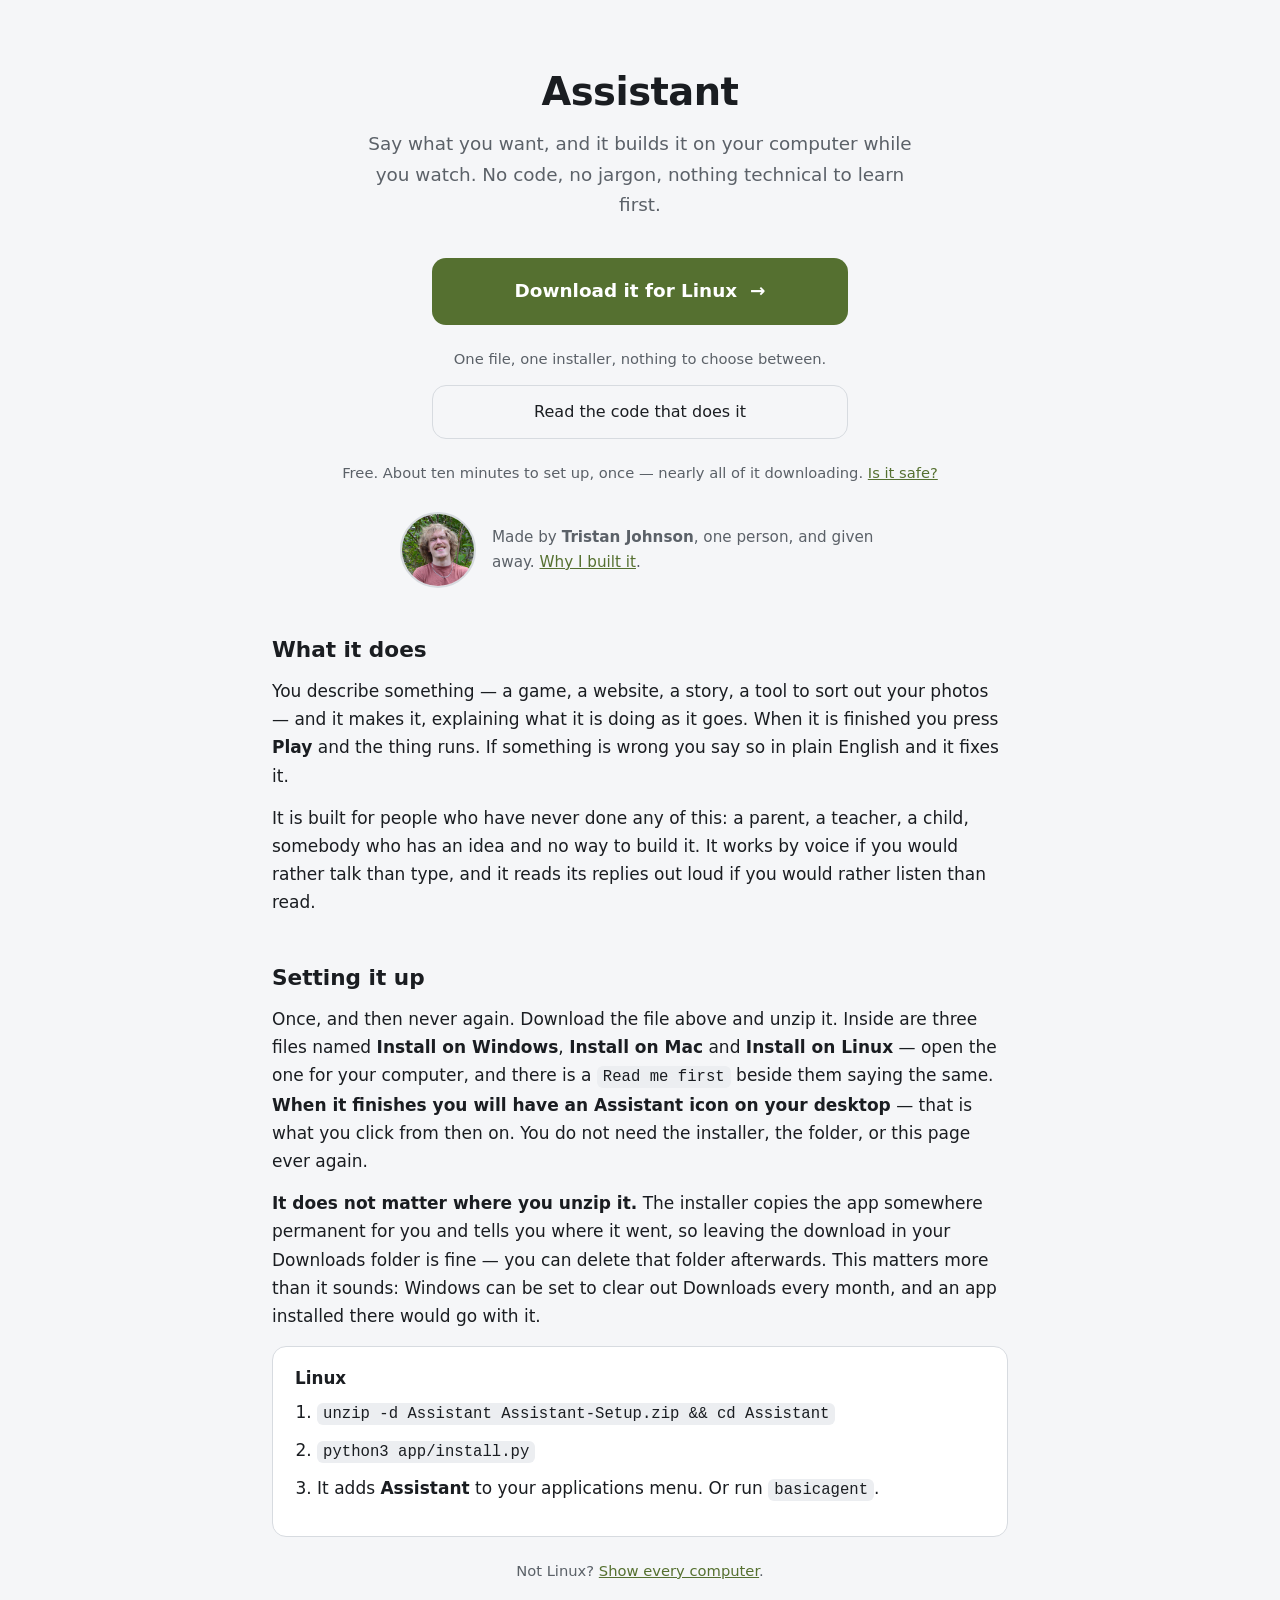
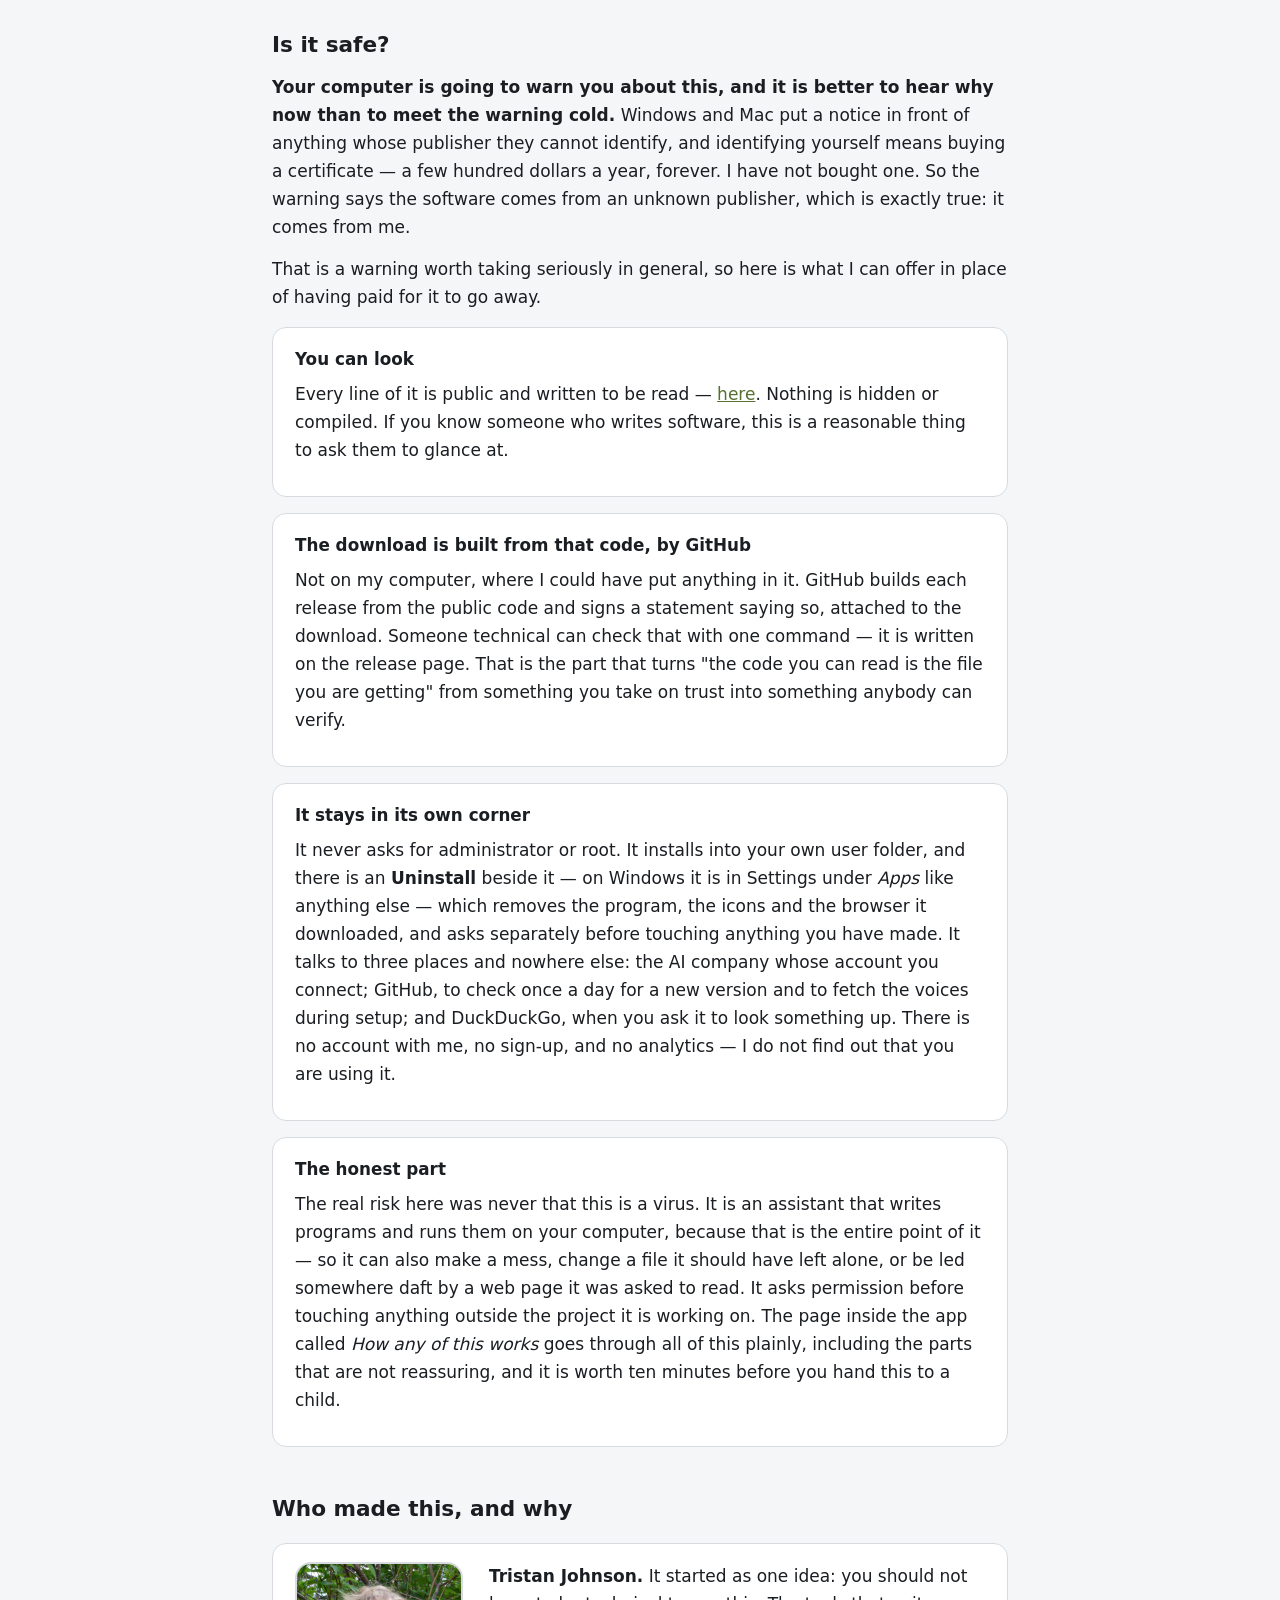
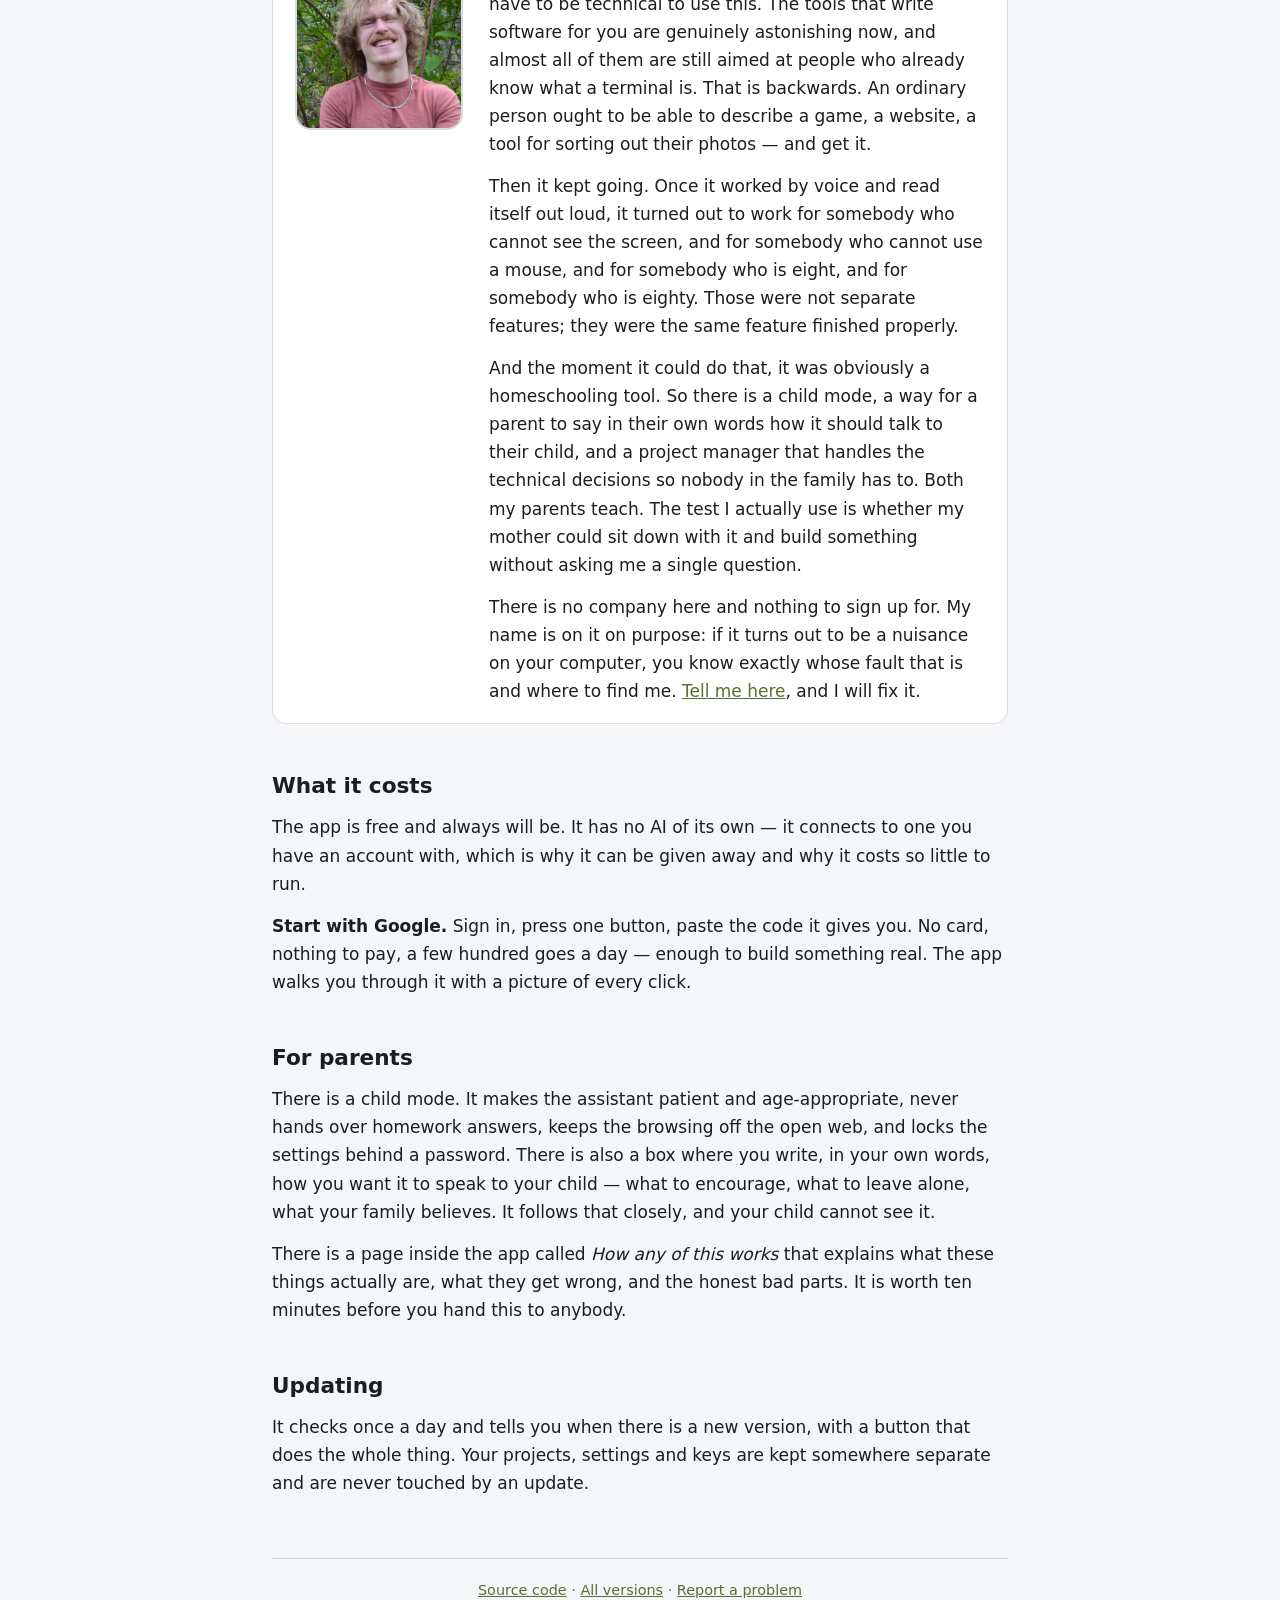
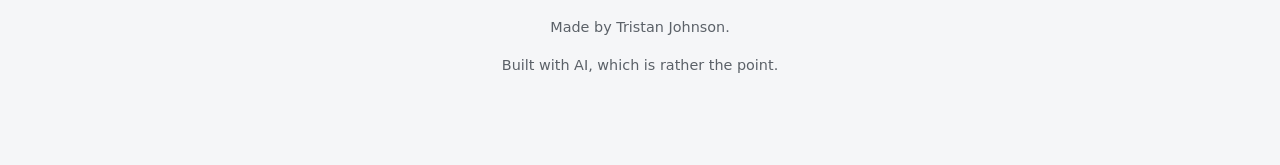
<file: docs/index.html>
<!doctype html>
<html lang="en">
<head>
<meta charset="utf-8">
<meta name="viewport" content="width=device-width, initial-scale=1">
<title>Assistant — build things by asking</title>
<meta name="description" content="Describe what you want and an AI builds it on your computer. Free to start, made for people who have never written code.">
<style>
  /* One file, no build step, nothing fetched from anywhere else. This page has
     to work on a school laptop behind a filter and on a phone in a car park. */
  :root {
    --bg: #17191c; --card: #22252a; --text: #e8eaed; --dim: #a2a9b0;
    --accent: #9cb24b; --edge: #3a3f46;
  }
  * { box-sizing: border-box; }
  body {
    margin: 0; padding: 0 20px 80px;
    background: var(--bg); color: var(--text);
    font: 17px/1.65 system-ui, -apple-system, "Segoe UI", Roboto, sans-serif;
  }
  .wrap { max-width: 46rem; margin: 0 auto; }
  header { padding: 60px 0 10px; text-align: center; }
  h1 { margin: 0 0 6px; font-size: 2.4rem; letter-spacing: -0.5px; }
  .tag { margin: 0 auto; max-width: 34rem; color: var(--dim); font-size: 1.15rem; }
  h2 { margin: 44px 0 10px; font-size: 1.35rem; }
  h3 { margin: 22px 0 6px; font-size: 1.05rem; }
  p { margin: 0 0 14px; }
  ol, ul { margin: 0 0 14px; padding-left: 1.3em; }
  li { margin-bottom: 8px; }
  a { color: var(--accent); }
  .get {
    display: block; margin: 28px auto 10px; max-width: 26rem;
    padding: 18px 24px; border-radius: 14px;
    background: var(--accent); color: #17191c;
    font-size: 1.15rem; font-weight: 700; text-align: center; text-decoration: none;
  }
  .get:hover { filter: brightness(1.08); }
  .also {
    display: block; margin: 12px auto 0; max-width: 26rem;
    padding: 13px 24px; border-radius: 14px;
    border: 1px solid var(--edge); background: none; color: var(--text);
    font-size: 1rem; text-align: center; text-decoration: none;
  }
  .also:hover { border-color: var(--accent); }
  /* The button above this is a thing you click; this is a sentence you read.
     With no gap between them the sentence looked like part of the button. */
  .under { margin-top: 22px; text-align: center; color: var(--dim);
           font-size: 0.92rem; }
  .by {
    display: flex; gap: 16px; align-items: center;
    max-width: 30rem; margin: 26px auto 0;
  }
  .by p { margin: 0; color: var(--dim); font-size: 0.95rem; }
  .face {
    flex: 0 0 auto; width: 76px; height: 76px;
    border-radius: 50%; object-fit: cover;
    border: 2px solid var(--edge);
  }
  .who { display: flex; gap: 26px; align-items: flex-start; }
  .who .face { width: 168px; height: 168px; border-radius: 16px; }
  .who p:last-child { margin-bottom: 0; }
  @media (max-width: 30rem) {
    .who { display: block; }
    .who .face { margin-bottom: 12px; }
  }
  .card {
    margin: 16px 0; padding: 18px 22px;
    border: 1px solid var(--edge); border-radius: 14px; background: var(--card);
  }
  .card h3 { margin-top: 0; }
  code {
    padding: 2px 6px; border-radius: 6px;
    background: #14161a; font-size: 0.92em;
  }
  .quiet { color: var(--dim); font-size: 0.94rem; }
  footer { margin-top: 60px; padding-top: 20px; border-top: 1px solid var(--edge);
           color: var(--dim); font-size: 0.9rem; text-align: center; }
  @media (prefers-color-scheme: light) {
    :root { --bg: #f5f6f8; --card: #fff; --text: #1a1d21; --dim: #5b6168;
            --accent: #557030; --edge: #d7dbe0; }
    .get { color: #fff; }
    code { background: #eceef1; }
  }
</style>
</head>
<body>
<div class="wrap">

<header>
  <h1>Assistant</h1>
  <p class="tag">Say what you want, and it builds it on your computer while you
  watch. No code, no jargon, nothing technical to learn first.</p>
</header>

<a class="get" id="get" href="https://github.com/Tristan367/basicagent/releases/latest/download/Assistant-Setup.zip">
  Download it &nbsp;&rarr;
</a>
<p class="under" id="picked" hidden></p>
<a class="also" href="https://github.com/Tristan367/basicagent">
  Read the code that does it
</a>
<p class="under" id="blurb">Free. Windows, Mac and Linux. About ten minutes to
set up, once — nearly all of it downloading. <a href="#safe">Is it safe?</a></p>

<div class="by">
  <img class="face" src="tristan.jpg" alt="Tristan Johnson">
  <p>Made by <strong>Tristan Johnson</strong>, one person, and given away.
  <a href="#who">Why I built it</a>.</p>
</div>

<h2>What it does</h2>
<p>You describe something — a game, a website, a story, a tool to sort out your
photos — and it makes it, explaining what it is doing as it goes. When it is
finished you press <strong>Play</strong> and the thing runs. If something is
wrong you say so in plain English and it fixes it.</p>
<p>It is built for people who have never done any of this: a parent, a teacher,
a child, somebody who has an idea and no way to build it. It works by voice if
you would rather talk than type, and it reads its replies out loud if you would
rather listen than read.</p>

<h2>Setting it up</h2>
<p>Once, and then never again. Download the file above and unzip it. Inside are
three files named <strong>Install on Windows</strong>, <strong>Install on
Mac</strong> and <strong>Install on Linux</strong> — open the one for your
computer, and there is a <code>Read me first</code> beside them saying the same.
<strong>When it finishes you will have an Assistant icon on your desktop</strong>
— that is what you click from then on. You do not need the installer, the
folder, or this page ever again.</p>
<p><strong>It does not matter where you unzip it.</strong> The installer copies
the app somewhere permanent for you and tells you where it went, so leaving the
download in your Downloads folder is fine — you can delete that folder
afterwards. This matters more than it sounds: Windows can be set to clear out
Downloads every month, and an app installed there would go with it.</p>

<div class="card plat" id="card-Windows">
  <h3>Windows</h3>
  <ol>
    <li>Right-click the downloaded file, choose <em>Extract All</em>, and open
      the folder it makes.</li>
    <li>Double-click <strong>Install on Windows</strong> and wait. Windows will
      say it does not recognise who made this — choose <em>More info</em>, then
      <em>Run anyway</em>. (<a href="#safe">Why it says that</a>.)</li>
    <li>It puts an <strong>Assistant</strong> icon on your desktop and in the
      Start menu. Double-click that whenever you want it.</li>
  </ol>
  <p class="quiet">This app is built on Python. If your computer has not got
  it, the installer offers to fetch it for you from python.org and checks the
  download before running it — you press one key and it handles the rest. It
  never needs an administrator.</p>
</div>

<div class="card plat" id="card-Mac">
  <h3>Mac</h3>
  <ol>
    <li>Double-click the downloaded file, and open the folder it makes.</li>
    <li>Open <strong>Install on Mac</strong>. The first time, macOS will
      refuse because it cannot tell who made it: right-click the file, choose
      <em>Open</em>, then <em>Open</em> again. (<a href="#safe">Why it does
      that</a>.)</li>
    <li>If this Mac has not got a recent enough Python, it offers to fetch one
      from python.org and hands it to Apple's own installer. That step asks for
      your password, as anything installing software does.</li>
    <li>It puts an <strong>Assistant</strong> app in your Applications folder
      and on your desktop. Open that whenever you want it — you can drag it to
      the Dock like anything else.</li>
  </ol>
</div>

<div class="card plat" id="card-Linux">
  <h3>Linux</h3>
  <ol>
    <li><code>unzip -d Assistant Assistant-Setup.zip &amp;&amp; cd Assistant</code></li>
    <li><code>python3 app/install.py</code></li>
    <li>It adds <strong>Assistant</strong> to your applications menu. Or run
      <code>basicagent</code>.</li>
  </ol>
</div>

<p class="under" id="others" hidden></p>

<h2 id="safe">Is it safe?</h2>
<p><strong>Your computer is going to warn you about this, and it is better to
hear why now than to meet the warning cold.</strong> Windows and Mac put a
notice in front of anything whose publisher they cannot identify, and
identifying yourself means buying a certificate — a few hundred dollars a year,
forever. I have not bought one. So the warning says the software comes from an
unknown publisher, which is exactly true: it comes from me.</p>
<p>That is a warning worth taking seriously in general, so here is what I can
offer in place of having paid for it to go away.</p>

<div class="card">
  <h3>You can look</h3>
  <p>Every line of it is public and written to be read —
  <a href="https://github.com/Tristan367/basicagent">here</a>. Nothing is
  hidden or compiled. If you know someone who writes software, this is a
  reasonable thing to ask them to glance at.</p>
</div>

<div class="card">
  <h3>The download is built from that code, by GitHub</h3>
  <p>Not on my computer, where I could have put anything in it. GitHub builds
  each release from the public code and signs a statement saying so, attached
  to the download. Someone technical can check that with one command — it is
  written on the release page. That is the part that turns "the code you can
  read is the file you are getting" from something you take on trust into
  something anybody can verify.</p>
</div>

<div class="card">
  <h3>It stays in its own corner</h3>
  <p>It never asks for administrator or root. It installs into your own user
  folder, and there is an <strong>Uninstall</strong> beside it — on Windows it
  is in Settings under <em>Apps</em> like anything else — which removes the
  program, the icons and the browser it downloaded, and asks separately before
  touching anything you have made. It talks to three places
  and nowhere else: the AI company whose account you connect; GitHub, to check
  once a day for a new version and to fetch the voices during setup; and
  DuckDuckGo, when you ask it to look something up. There is no account with
  me, no sign-up, and no analytics — I do not find out that you are using
  it.</p>
</div>

<div class="card">
  <h3>The honest part</h3>
  <p>The real risk here was never that this is a virus. It is an assistant that
  writes programs and runs them on your computer, because that is the entire
  point of it — so it can also make a mess, change a file it should have left
  alone, or be led somewhere daft by a web page it was asked to read. It asks
  permission before touching anything outside the project it is working on. The
  page inside the app called <em>How any of this works</em> goes through all of
  this plainly, including the parts that are not reassuring, and it is worth ten
  minutes before you hand this to a child.</p>
</div>

<h2 id="who">Who made this, and why</h2>
<div class="card who">
  <img class="face" src="tristan.jpg" alt="Tristan Johnson">
  <div>
    <p><strong>Tristan Johnson.</strong> It started as one idea: you should not
    have to be technical to use this. The tools that write software for you are
    genuinely astonishing now, and almost all of them are still aimed at people
    who already know what a terminal is. That is backwards. An ordinary person
    ought to be able to describe a game, a website, a tool for sorting out their
    photos — and get it.</p>
    <p>Then it kept going. Once it worked by voice and read itself out loud, it
    turned out to work for somebody who cannot see the screen, and for somebody
    who cannot use a mouse, and for somebody who is eight, and for somebody who
    is eighty. Those were not separate features; they were the same feature
    finished properly.</p>
    <p>And the moment it could do that, it was obviously a homeschooling tool.
    So there is a child mode, a way for a parent to say in their own words how
    it should talk to their child, and a project manager that handles the
    technical decisions so nobody in the family has to. Both my parents teach.
    The test I actually use is whether my mother could sit down with it and
    build something without asking me a single question.</p>
    <p>There is no company here and nothing to sign up for. My name is on it on
    purpose: if it turns out to be a nuisance on your computer, you know exactly
    whose fault that is and where to find me.
    <a href="https://github.com/Tristan367/basicagent/issues">Tell me here</a>,
    and I will fix it.</p>
  </div>
</div>

<h2>What it costs</h2>
<p>The app is free and always will be. It has no AI of its own — it connects to
one you have an account with, which is why it can be given away and why it costs
so little to run.</p>
<p><strong>Start with Google.</strong> Sign in, press one button, paste the code
it gives you. No card, nothing to pay, a few hundred goes a day — enough to
build something real. The app walks you through it with a picture of every
click.</p>

<h2>For parents</h2>
<p>There is a child mode. It makes the assistant patient and age-appropriate,
never hands over homework answers, keeps the browsing off the open web, and
locks the settings behind a password. There is also a box where you write, in
your own words, how you want it to speak to your child — what to encourage,
what to leave alone, what your family believes. It follows that closely, and
your child cannot see it.</p>
<p>There is a page inside the app called <em>How any of this works</em> that
explains what these things actually are, what they get wrong, and the honest
bad parts. It is worth ten minutes before you hand this to anybody.</p>

<h2>Updating</h2>
<p>It checks once a day and tells you when there is a new version, with a button
that does the whole thing. Your projects, settings and keys are kept somewhere
separate and are never touched by an update.</p>

<footer>
  <p><a href="https://github.com/Tristan367/basicagent">Source code</a> ·
     <a href="https://github.com/Tristan367/basicagent/releases/latest">All versions</a> ·
     <a href="https://github.com/Tristan367/basicagent/issues">Report a problem</a></p>
  <p>Made by Tristan Johnson.</p>
  <p>Built with AI, which is rather the point.</p>
</footer>

</div>

<script>
/* Choosing for people who cannot be expected to choose.
 *
 * "Windows, Mac or Linux?" is a question a lot of the people this is built for
 * genuinely cannot answer -- they have a computer, and that is as far as it
 * goes. Three files to pick between is three chances to take the wrong one and
 * conclude the thing is broken.
 *
 * So the browser is asked what it is running on and the page commits to an
 * answer: one button, one set of instructions. Everything else is still here,
 * one click away, because a guess can be wrong and a page that has hidden the
 * thing you need is worse than one that asked.
 *
 * This is an enhancement and never a requirement. With no JavaScript the page
 * is exactly what it was: every platform shown, and a download holding all
 * three installers. */
(function () {
  var base = "https://github.com/Tristan367/basicagent/releases/latest/download/";
  var names = { Windows: "Windows", Mac: "a Mac", Linux: "Linux" };

  function guess() {
    var data = navigator.userAgentData;
    var hint = (data && data.platform) || navigator.platform || "";
    var agent = navigator.userAgent || "";
    var both = (hint + " " + agent).toLowerCase();
    if (/iphone|ipad|ipod|android/.test(both)) return "phone";
    if (/mac/.test(both)) return "Mac";
    if (/win/.test(both)) return "Windows";
    if (/linux|x11|cros/.test(both)) return "Linux";
    return null;
  }

  var found = guess();
  var button = document.getElementById("get");
  var picked = document.getElementById("picked");
  var blurb = document.getElementById("blurb");
  var others = document.getElementById("others");

  if (found === "phone") {
    /* Worth saying plainly rather than letting somebody download 700 KB of
       nothing onto a phone and wonder what they did wrong. */
    button.textContent = "This needs a computer";
    button.removeAttribute("href");
    button.style.cursor = "default";
    picked.textContent = "It builds software and runs it, which a phone or "
      + "tablet will not do. Open this page on a Windows PC, a Mac or a Linux "
      + "machine and the download will be here.";
    picked.hidden = false;
    return;
  }
  if (!found) return;

  button.href = base + "Assistant-Setup-" + found + ".zip";
  button.innerHTML = "Download it for " + names[found] + " &nbsp;&rarr;";
  picked.textContent = "One file, one installer, nothing to choose between.";
  picked.hidden = false;
  blurb.innerHTML = "Free. About ten minutes to set up, once — nearly all of "
    + "it downloading. <a href=\"#safe\">Is it safe?</a>";

  var cards = document.querySelectorAll(".plat");
  for (var i = 0; i < cards.length; i++) {
    if (cards[i].id !== "card-" + found) cards[i].hidden = true;
  }
  others.innerHTML = "Not " + names[found] + "? "
    + "<a href=\"#\" id=\"showall\">Show every computer</a>.";
  others.hidden = false;
  document.getElementById("showall").addEventListener("click", function (e) {
    e.preventDefault();
    for (var i = 0; i < cards.length; i++) cards[i].hidden = false;
    button.href = base + "Assistant-Setup.zip";
    button.innerHTML = "Download it &nbsp;&rarr;";
    picked.textContent = "This one holds the installer for all three.";
    others.hidden = true;
  });
})();
</script>
</body>
</html>
</file>
